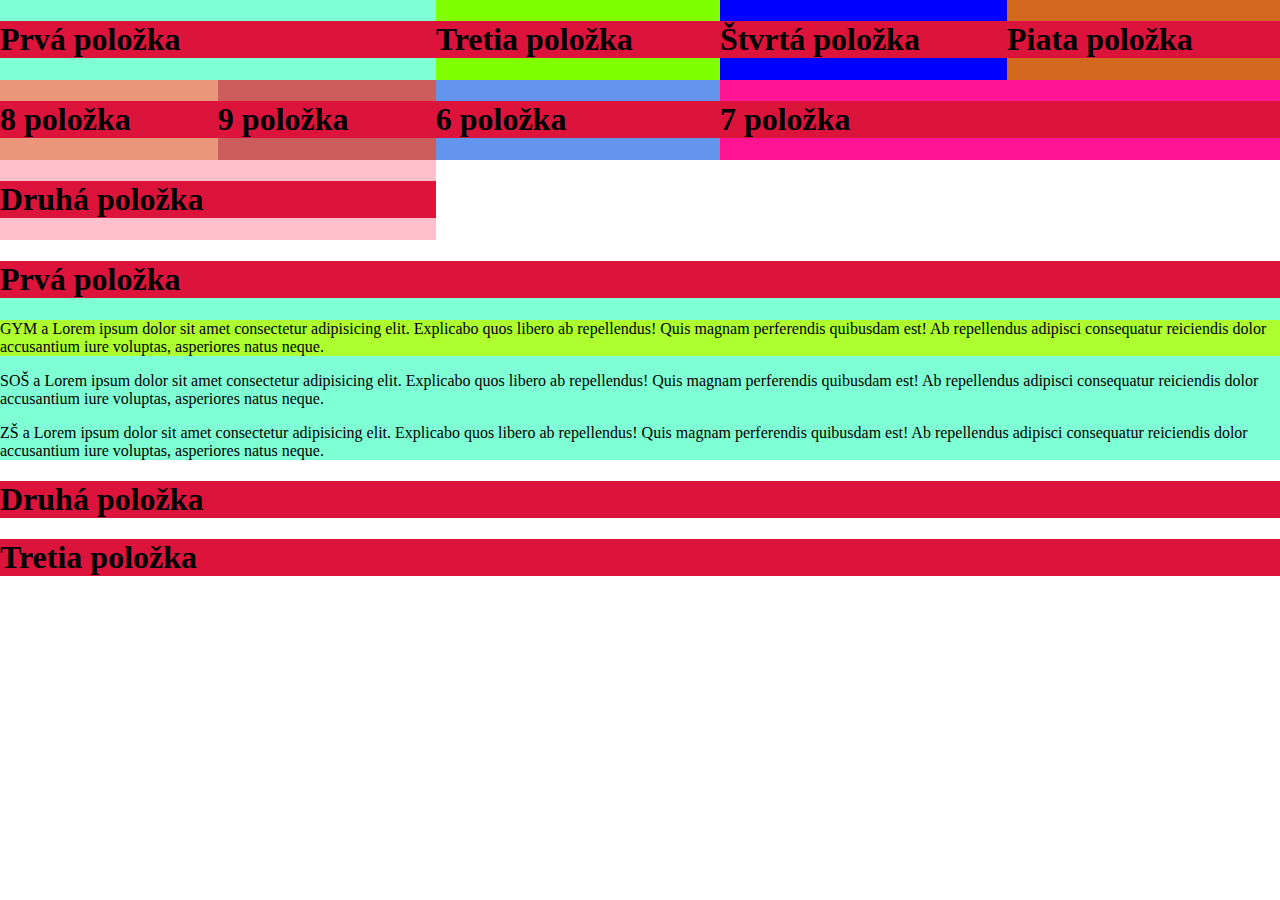
<file: grid/index.html>
<!DOCTYPE html>
<html lang="en">
<head>
    <link rel="stylesheet" href="style.css">
    <meta charset="UTF-8">
    <meta name="viewport" content="width=device-width, initial-scale=1.0">
    <title>Grid úvod</title>
</head>
<body>

    <div class="containter">
        <div class="item1">
            <h1>Prvá položka</h1>
        </div>
        <div class="item2">
            <h1>Druhá položka</h1>
        </div>
        <div class="item3">
            <h1>Tretia položka</h1>
        </div>
        <div class="item4">
            <h1>Štvrtá položka</h1>
        </div>
        <div class="item5">
            <h1>Piata položka</h1>
        </div>
        <div class="item6">
            <h1>6 položka</h1>
        </div>
        <div class="item7">
            <h1>7 položka</h1>
        </div>
        <div class="item8">
            <h1>8 položka</h1>
        </div>
        <div class="item9">
            <h1>9 položka</h1>
        </div>
    </div>
    

    <div class="wrapper">
        <div class="item1">
            <h1>Prvá položka</h1>
            <p class="jedna">
                GYM a Lorem ipsum dolor sit amet consectetur adipisicing elit. Explicabo quos libero ab repellendus! Quis magnam perferendis quibusdam est! Ab repellendus adipisci consequatur reiciendis dolor accusantium iure voluptas, asperiores natus neque.
            </p>
            <p class="dva">
                SOŠ a Lorem ipsum dolor sit amet consectetur adipisicing elit. Explicabo quos libero ab repellendus! Quis magnam perferendis quibusdam est! Ab repellendus adipisci consequatur reiciendis dolor accusantium iure voluptas, asperiores natus neque.
            </p>
            <p class="tri">
                ZŠ a Lorem ipsum dolor sit amet consectetur adipisicing elit. Explicabo quos libero ab repellendus! Quis magnam perferendis quibusdam est! Ab repellendus adipisci consequatur reiciendis dolor accusantium iure voluptas, asperiores natus neque.
            </p>
        </div>
        <div class="item2">
            <h1>Druhá položka</h1>
        </div>
        <div class="item3">
            <h1>Tretia položka</h1>
        </div>
    </div>
    
</body>
</html>
</file>
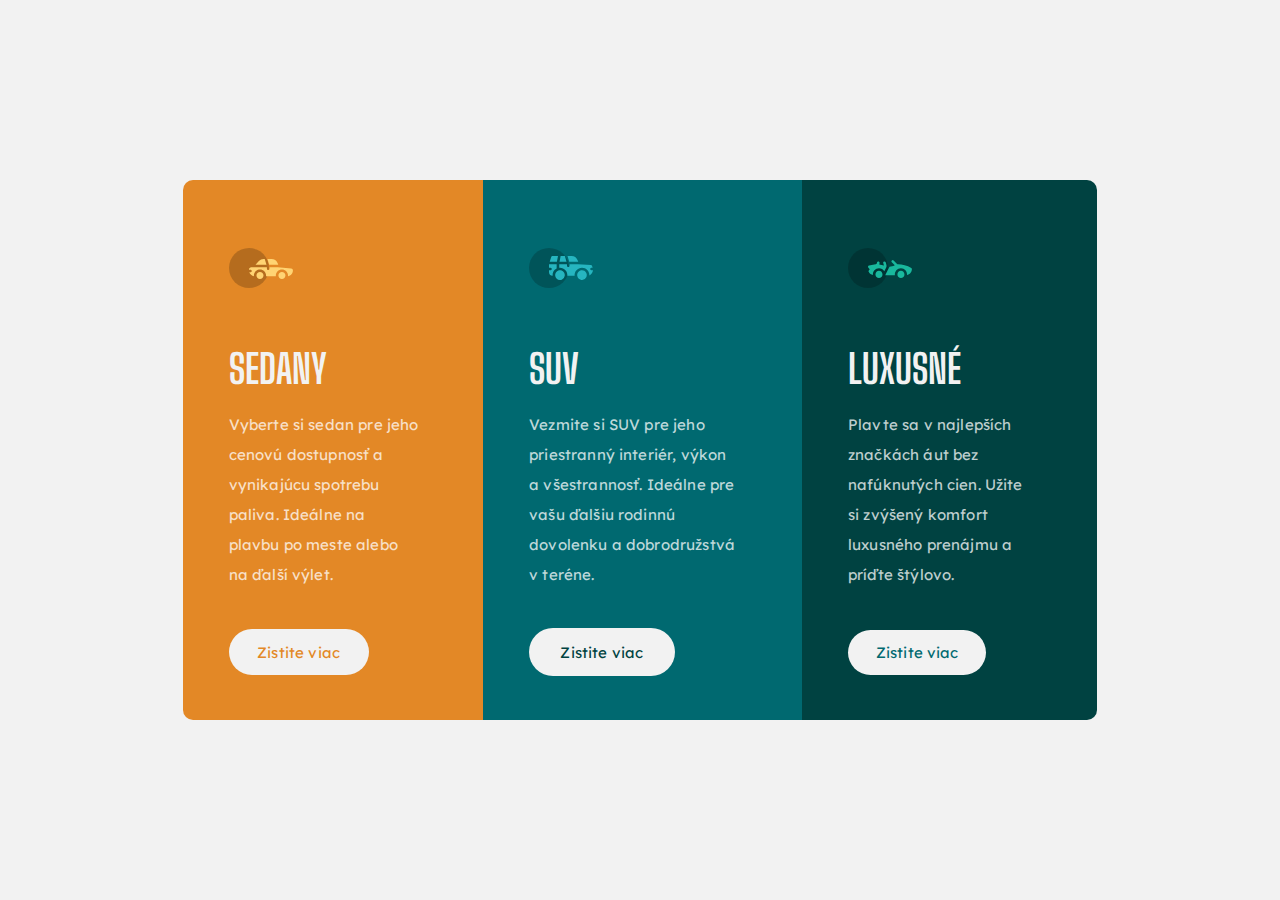
<file: trojstlcovy_layout/index.html>
<!DOCTYPE html>
<html lang="en">
<head>
  <meta charset="UTF-8">
  <meta name="viewport" content="width=device-width, initial-scale=1.0">
 
  <link rel="icon" type="image/png" sizes="32x32" href="assets/images/favicon-32x32.png">
  <link rel="stylesheet" type="text/css" href="assets/css/style.css">
  <link rel="preconnect" href="https://fonts.gstatic.com">
  <link href="https://fonts.googleapis.com/css2?family=Big+Shoulders+Display:wght@700&family=Lexend+Deca&display=swap" rel="stylesheet">
 
  <title>Michalik</title>
 
</head>
<body>
  <section>
    <span class="card Sedans">
        <img src="assets/images/icon-sedans.svg" alt="Sedans icon">
        <h2>Sedany</h2>
        <p>Vyberte si sedan pre jeho cenovú dostupnosť a vynikajúcu spotrebu paliva. Ideálne na plavbu po meste alebo na ďalší výlet.</p>
        <a class="button" href="#">Zistite viac</a>
    </span>
 
    <span class="card SUVs">
        <img src="assets/images/icon-suvs.svg" alt="SUVs icon">
        <h2>SUV</h2>
        <p>Vezmite si SUV pre jeho priestranný interiér, výkon a všestrannosť. Ideálne pre vašu ďalšiu rodinnú dovolenku a dobrodružstvá v teréne.</p>
        <a class="button" href="#">Zistite viac</a>
    </span>
 
    <span class="card Luxury">
        <img src="assets/images/icon-luxury.svg" alt="Luxury icon">
        <h2>Luxusné</h2>
        <p>Plavte sa v najlepších značkách áut bez nafúknutých cien. Užite si zvýšený komfort luxusného prenájmu a príďte štýlovo.</p>
        <a class="button" href="#">Zistite viac</a>
    </span>
  </section>
  </body>
</html>
</file>
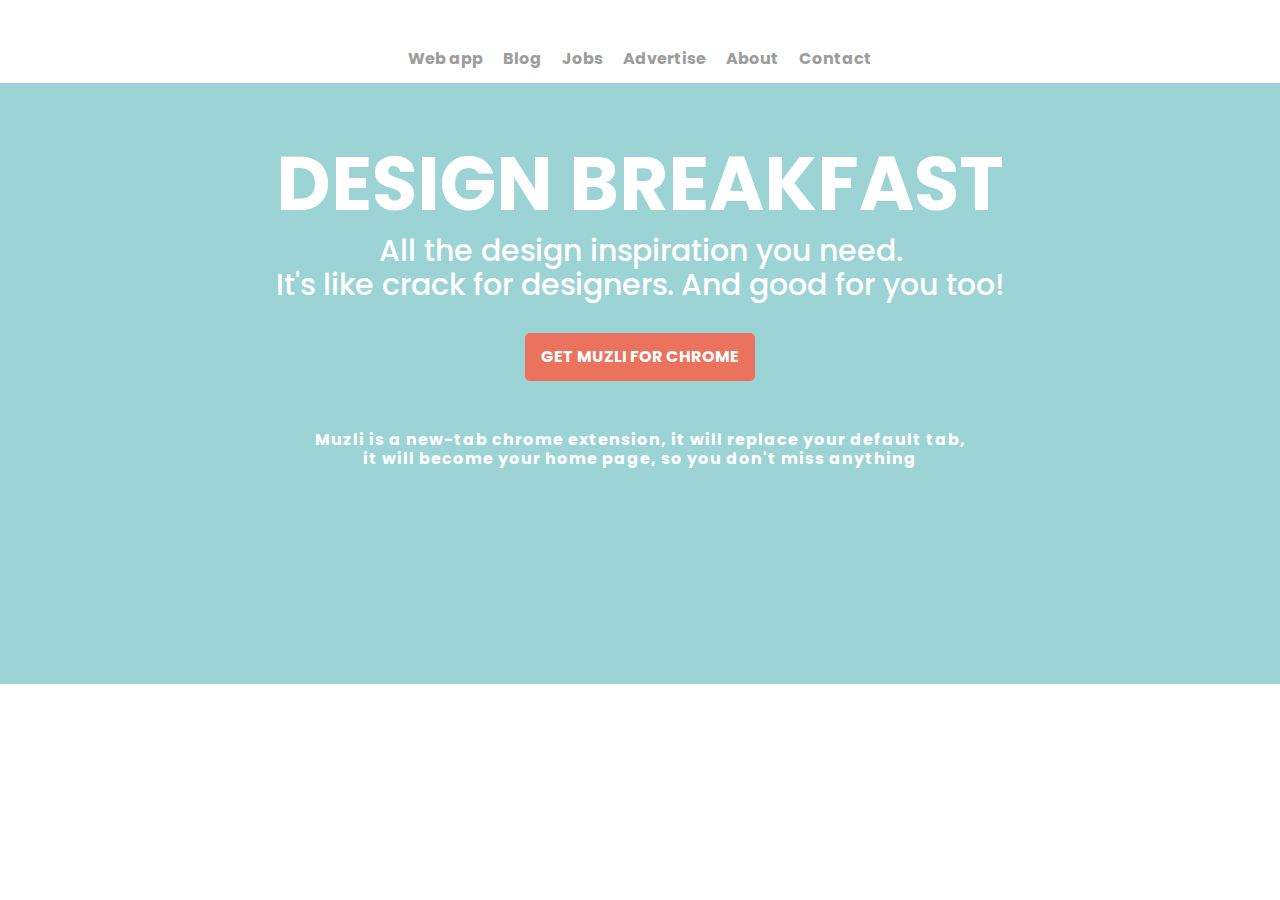
<file: homework/design breakfast/index.html>
<!DOCTYPE html>
<html lang="en">
<head>
    <meta charset="UTF-8">
    <meta name="viewport" content="width=device-width, initial-scale=1.0">
    <title>Design Breakfast</title>
    <link rel="preconnect" href="https://fonts.googleapis.com">
<link rel="preconnect" href="https://fonts.gstatic.com" crossorigin>
<link href="https://fonts.googleapis.com/css2?family=Poppins:ital,wght@0,100;0,200;0,300;0,400;0,500;0,600;0,700;0,800;0,900;1,100;1,200;1,300;1,400;1,500;1,600;1,700;1,800;1,900&display=swap" rel="stylesheet">
    <link rel="stylesheet" href="./assets/css/main.css">
    <link rel="stylesheet" href="./assets/css/normalize.css">
</head>
<body>
    <header>
        <nav>
            <ul>
              <li>Web app</li>
              <li>Blog</li>
              <li>Jobs</li>
              <li>Advertise</li>
              <li>About</li>
              <li>Contact</li>
            </ul>
          </nav>
    </header>

    <main>
        <section>
            <h1>Design Breakfast</h1>
        </section>

            <article>
                <p>All the design inspiration you need. <br> It's like crack for designers. And good for you too!</p>
            </article>

            <div>
                <p>get muzli for chrome</p>
            </div>

            <footer>
                <p>Muzli is a new-tab chrome extension, it will replace your default tab, <br> it will become your home page, so you don't miss anything</p>
            </footer>
    </main>
</body>
</html>
</file>
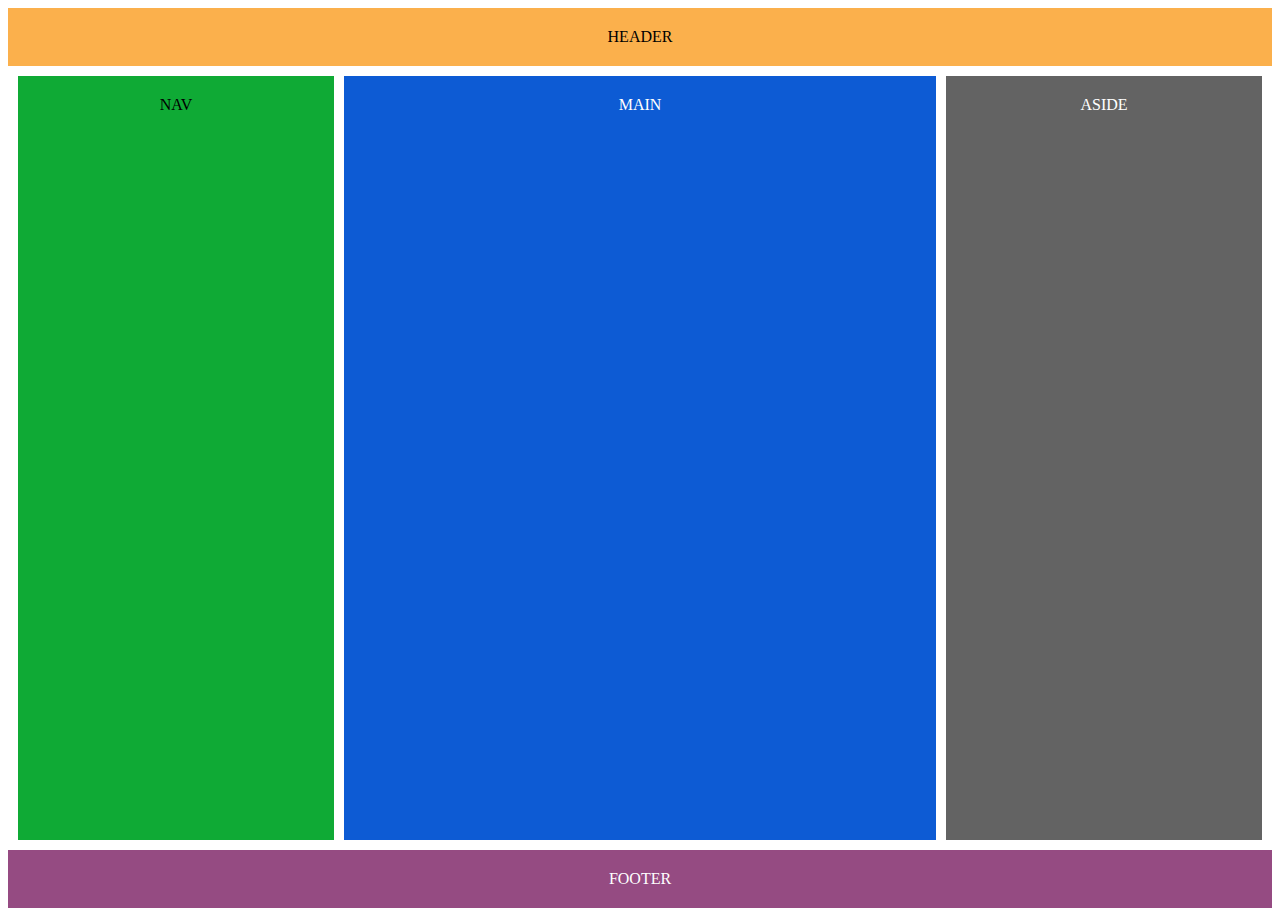
<file: homework/flex/index.html>
<!DOCTYPE html>
<html lang="en">
<head>
    <meta charset="UTF-8">
    <meta name="viewport" content="width=device-width, initial-scale=1.0">
    <title>Document</title>
    <link rel="stylesheet" href="assets/css/main.css">
</head>
<body>
    <header>HEADER</header>

    <div class="container">
        <nav>NAV</nav>
        <main>MAIN</main>
        <aside>ASIDE</aside>
    </div>

    <footer>FOOTER</footer>
</body>
</html>
</file>
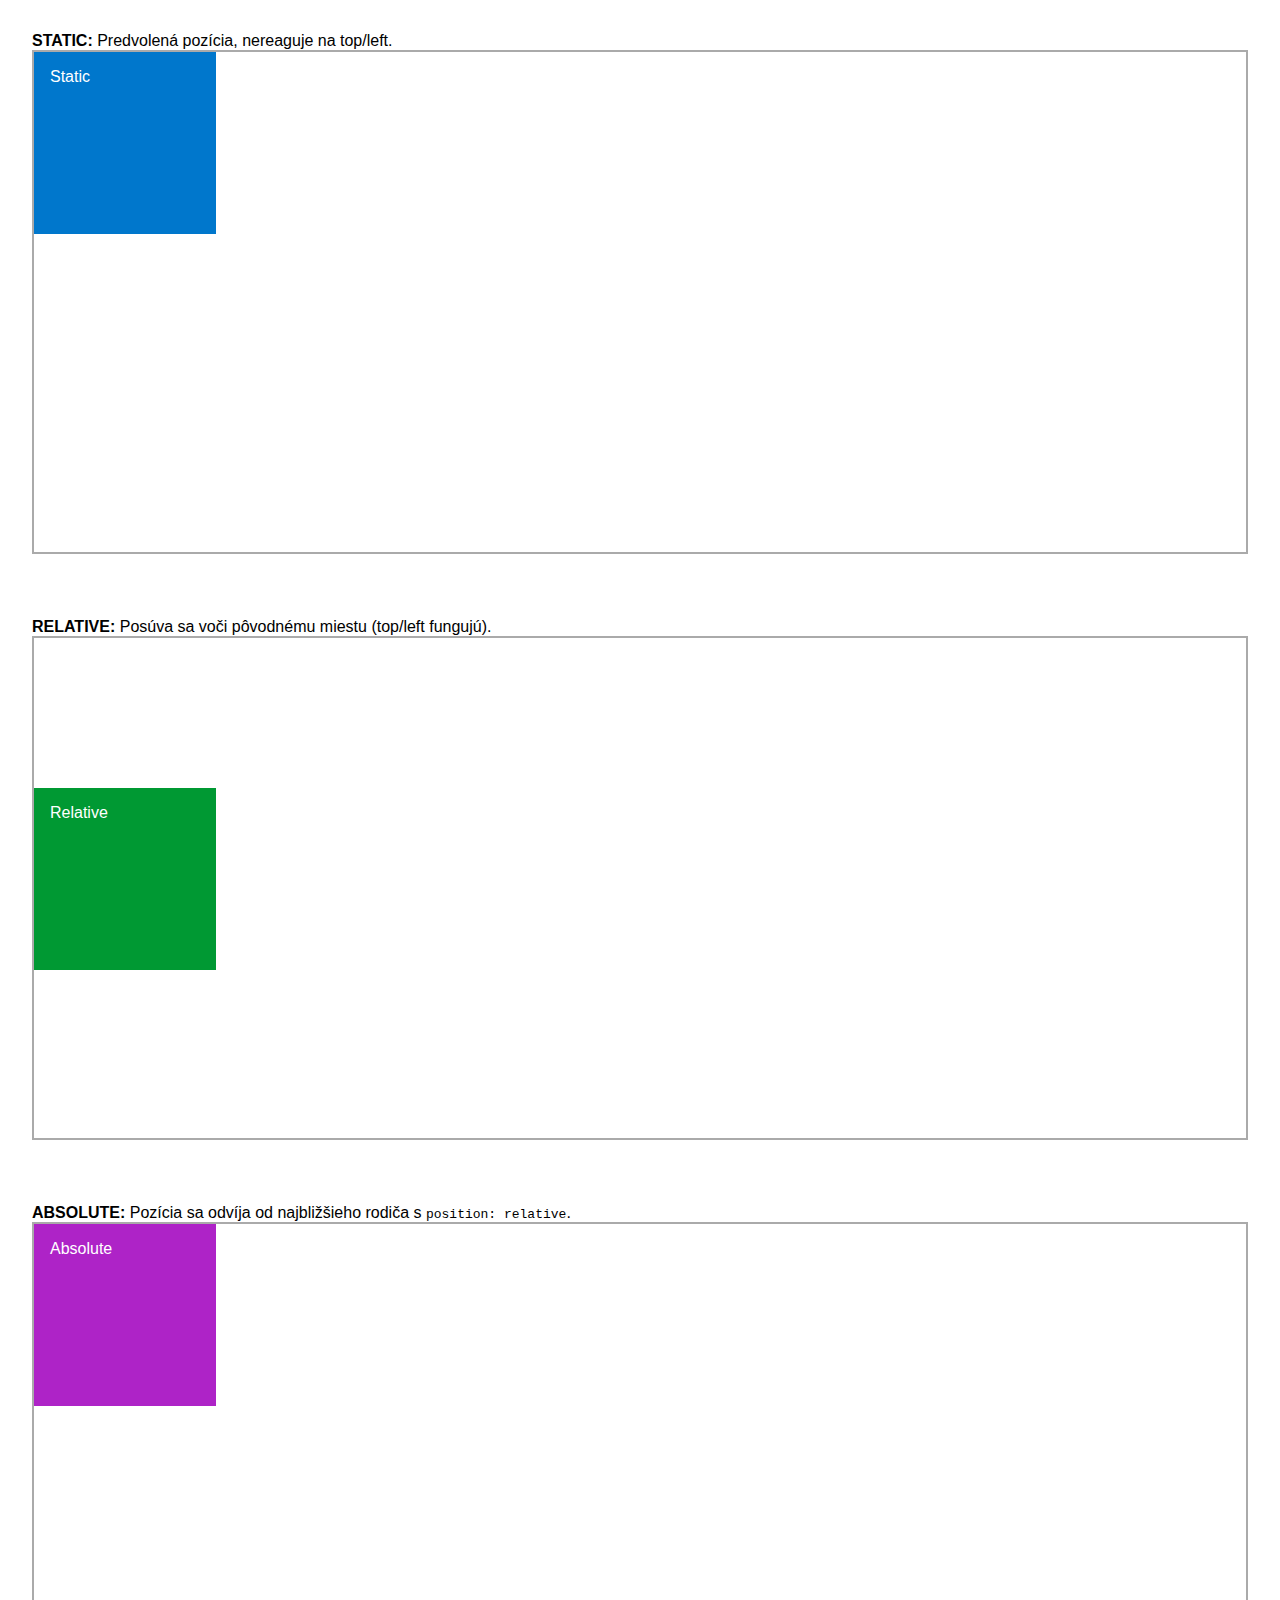
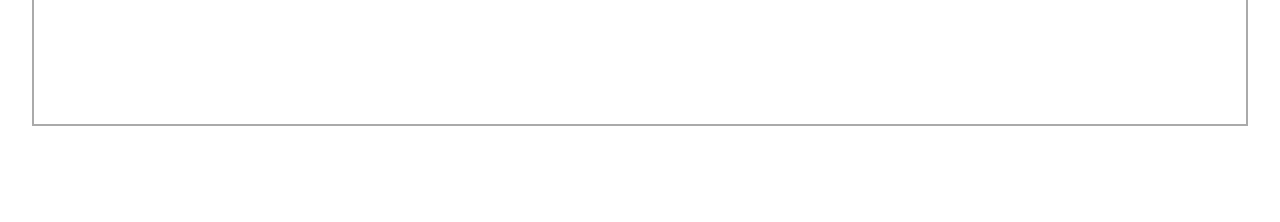
<file: work/position/index.html>
<!DOCTYPE html>
<html lang="en">
<head>
  <meta charset="UTF-8">
  <meta name="viewport" content="width=device-width, initial-scale=1.0">
  <title>Position</title>
  <link rel="stylesheet" href="main.css">
</head>
<body>
  

  <section>
    <div class="info">
      <strong>STATIC:</strong> Predvolená pozícia, nereaguje na top/left.
    </div>
    <div class="container">
      <div class="box static-box">Static</div>
    </div>
  </section>


   <!-- 
  =====================
  2. RELATIVE
  =====================
  -->
  
  <section>
    <div class="info">
      <strong>RELATIVE:</strong> Posúva sa voči pôvodnému miestu (top/left fungujú).
    </div>
    <div class="container">
      <div class="box relative-box">Relative</div>
    </div>
  </section>
  

  <!-- 
  =====================
  3. ABSOLUTE
  =====================
  -->
  
  <section>
    <div class="info">
      <strong>ABSOLUTE:</strong> Pozícia sa odvíja od najbližšieho rodiča s <code>position: relative</code>.
    </div>
    <div class="container">
      <div class="box absolute-box">Absolute</div>
    </div>
  </section>


</body>
</html>
</file>
<file: grid/style.css>
body, html{
    margin: 0;
    padding: 0;
}

body{
    height: 100%;
}

.containter{ 
    display: grid;
    grid-template-columns: 6;
    grid-template-rows: 3;
}

h1{ 
    background-color: crimson;
}

.item1{ 
    grid-column: 1 / 3;
    grid-row: 1 / 3;
    background-color: aquamarine;
}

.item2{ 
    grid-column: 1 / 3;
    grid-row: 3 / 4;
    background-color: pink;
}

.item3{ 
    grid-column: 3 / 4;
    grid-row: 1 / 2;
    background-color: chartreuse;
}

.item4{ 
    grid-column: 4 / 5;
    grid-row: 1 / 2;
    background-color: blue;
}

.item5{ 
    grid-column: 5 / 6;
    grid-row: 1 / 2;
    background-color: chocolate;
}

.item6{ 
    grid-column: 3 / 4;
    grid-row: 2 / 3;
    background-color: cornflowerblue;
}

.item7{ 
    grid-column: 4 / 6;
    grid-row: 2/3;
    background-color: deeppink;
}

.item8{ 
    grid-column: 1 / 2;
    grid-row: 2 / 3;
    background-color: darksalmon;
}

.item9{ 
    grid-column: 2 / 3;
    grid-row: 2 / 3;
    background-color: indianred;
}

.item10{    
    grid-column: 3 / 4;
    grid-row: 2/3;
}

.item11{    
    grid-column: 3/4;
    grid-row: 2/3;
}

.jedna{ 
    grid-area: header;
    background-color: greenyellow;
}
</file>
<file: trojstlcovy_layout/assets/css/style.css>
* {
	margin: 0;
	padding: 0;
}

body {
	background: hsl(0 0% 95%);
	display: grid;
	height: auto;
	min-height: 100vh;
	justify-items: center;
}

section {
	display: flex;
	width: auto;
	grid-row: 2 / 3;
	grid-column: 2 / 3;
}

.card {
	display: grid;
	justify-items: start;
	align-items: center;
}

h2 {
	font-family: "Big Shoulders Display", cursive;
	text-transform: uppercase;
	color: hsl(0 0% 95%)
}

a,
p,
.attribution {
	font-family: "Lexend Deca", sans-serif;
	letter-spacing: 0.01rem;
}

.card p {
	color: hsla(0, 0%, 100%, 0.75);
	line-height: 2em;
	align-self: start;
}

.card a {
	text-decoration: none;
}

.Sedans a {
	color:hsl(31 77% 52%);
}

.SUVs a {
	color:hsl(179 100% 13%);
}

.Luxury a {
	color:hsl(184 100% 22%);
}

.button {
	background: hsl(0 0% 95%);
	padding: 7% 15%;
	border-radius: 50px;
	width: fit-content;
	transition: all 100ms ease-out;
}

.Sedans {
	background: hsl(31 77% 52%);
}

.SUVs {
	background: hsl(184 100% 22%);
}

.Luxury {
	background: hsl(179 100% 13%);
}

footer {
	grid-row: 3 / 4;
	grid-column: 2 / 3;
	align-self: end;
	margin: 5px;
}

.button:hover,
.button:focus {
	color:hsla(0, 0%, 100%, 0.75);
	border: 2px solid hsla(0, 0%, 100%, 0.75);
	background-color: transparent;
}

@media screen and (min-width: 1001px) {
	
	h2 {
		font-size: 40px;
	}

	a,
	p,
	.attribution {
		font-size: 15px;
	}
}

@media screen and (max-width: 1000px) {
	
	h2 {
		font-size: 30px;
	}
	
	a,
	p,
	.attribution {
		font-size: 12px;
	}
	
}

@media screen and (min-width: 701px) {
	
	body {
		grid-template-rows: 1fr 3fr 1fr;
		grid-template-columns: 1fr 5fr 1fr;
	}
	
	section {
		flex-direction: row;
	}

	.card {
		padding: 3% 7% 3% 5%;
		grid-template-rows: 3fr 2fr 5fr 2fr;
		height: auto;
	}

	.Sedans {
		border-top-left-radius: 10px;
		border-bottom-left-radius: 10px;
	}

	.Luxury {
		border-top-right-radius: 10px;
		border-bottom-right-radius: 10px;
	}

}

@media screen and (max-width: 700px) {

	body {
		grid-template-rows: 10% auto 10%;
		grid-template-columns: 5% auto 5%;
	}

	section {
		flex-direction: column;
	}

	.card {
		padding: 15%;
		grid-template-rows: 3fr 3fr 5fr 3fr;
		height: 50vh;
	}

	.Sedans {
		border-top-left-radius: 10px;
		border-top-right-radius: 10px;
	}

	.Luxury {
		border-bottom-left-radius: 10px;
		border-bottom-right-radius: 10px;
	}
	
}
</file>
<file: homework/design breakfast/assets/css/main.css>
body    {   
    font-family: "Poppins", sans-serif;
    font-weight: 400;
    font-style: normal;
}

nav ul  {
    display: flex;   
    list-style: none;
    padding: 0;
    margin: 0;
    gap: 20px;
    justify-content: center;
    color: #9d9d9d;
    padding-top: 50px;
    padding-bottom: 15px;
    font-weight: bold;
}

main    {   
    background-color: #9cd3d4;
    padding-top: 50px;
    padding-bottom: 200px;
    
}

section h1  { 
    text-transform: uppercase;
    text-align: center;
    color: white;
    letter-spacing: 0px;
    font-size: 75px;
    line-height: 0px;
}

article p { 
    text-align: center;
    color: white;
    font-size: 30px;
    font-weight: 500;
}

div p  {
    width: 200px;
    background-color: #eb725d;
    color: white;
    text-transform: uppercase;
    border-radius: 5px;
    text-align: center;
    padding: 15px;
    font-weight: bold;
    justify-content: center;
    margin: auto;
    margin-bottom: 50px;
}

footer p    {   
    color: white;
    justify-content: center;
    text-align: center;
    font-weight: bolder;
    letter-spacing: 1px;
}
</file>
<file: homework/flex/assets/css/main.css>
body    {   
    display: flex;
    flex-direction: column;
    height: 100vh;
}

header, footer {
    background: #fbb04c;
    text-align: center;
    padding: 20px;
}

footer {
    background: #954b82;
    color: white;
}

.container  {   
    display: flex;
    flex: 1;
    gap: 10px;
    padding: 10px
}

nav {
    background: #0faa35;
    text-align: center;
    padding: 20px;
    flex: 1;
}

main {
    background: #0d5bd4;
    text-align: center;
    padding: 20px;
    flex: 2;
    color: white;
}
aside {
    background: #636363;
    text-align: center;
    padding: 20px;
    flex: 1;
    color: white;
}
</file>
<file: work/position/main.css>
body {
    font-family: sans-serif;
    margin: 0;
    padding: 2rem;
}

.container {
    position: relative;
    height: 500px;
    border: 2px solid #aaa;
    margin-bottom: 4rem;
}

.box {
    width: 150px;
    height: 150px;
    background-color: #0077cc;
    color: white;
    padding: 1rem;
}

.relative-box {
    background-color: #009933;
    position: relative;
    top: 150px;
}

.absolute-box {
    background-color: #ae23c7;
    position: absolute;
    top: 0px;
    left: 0px;
}
</file>
